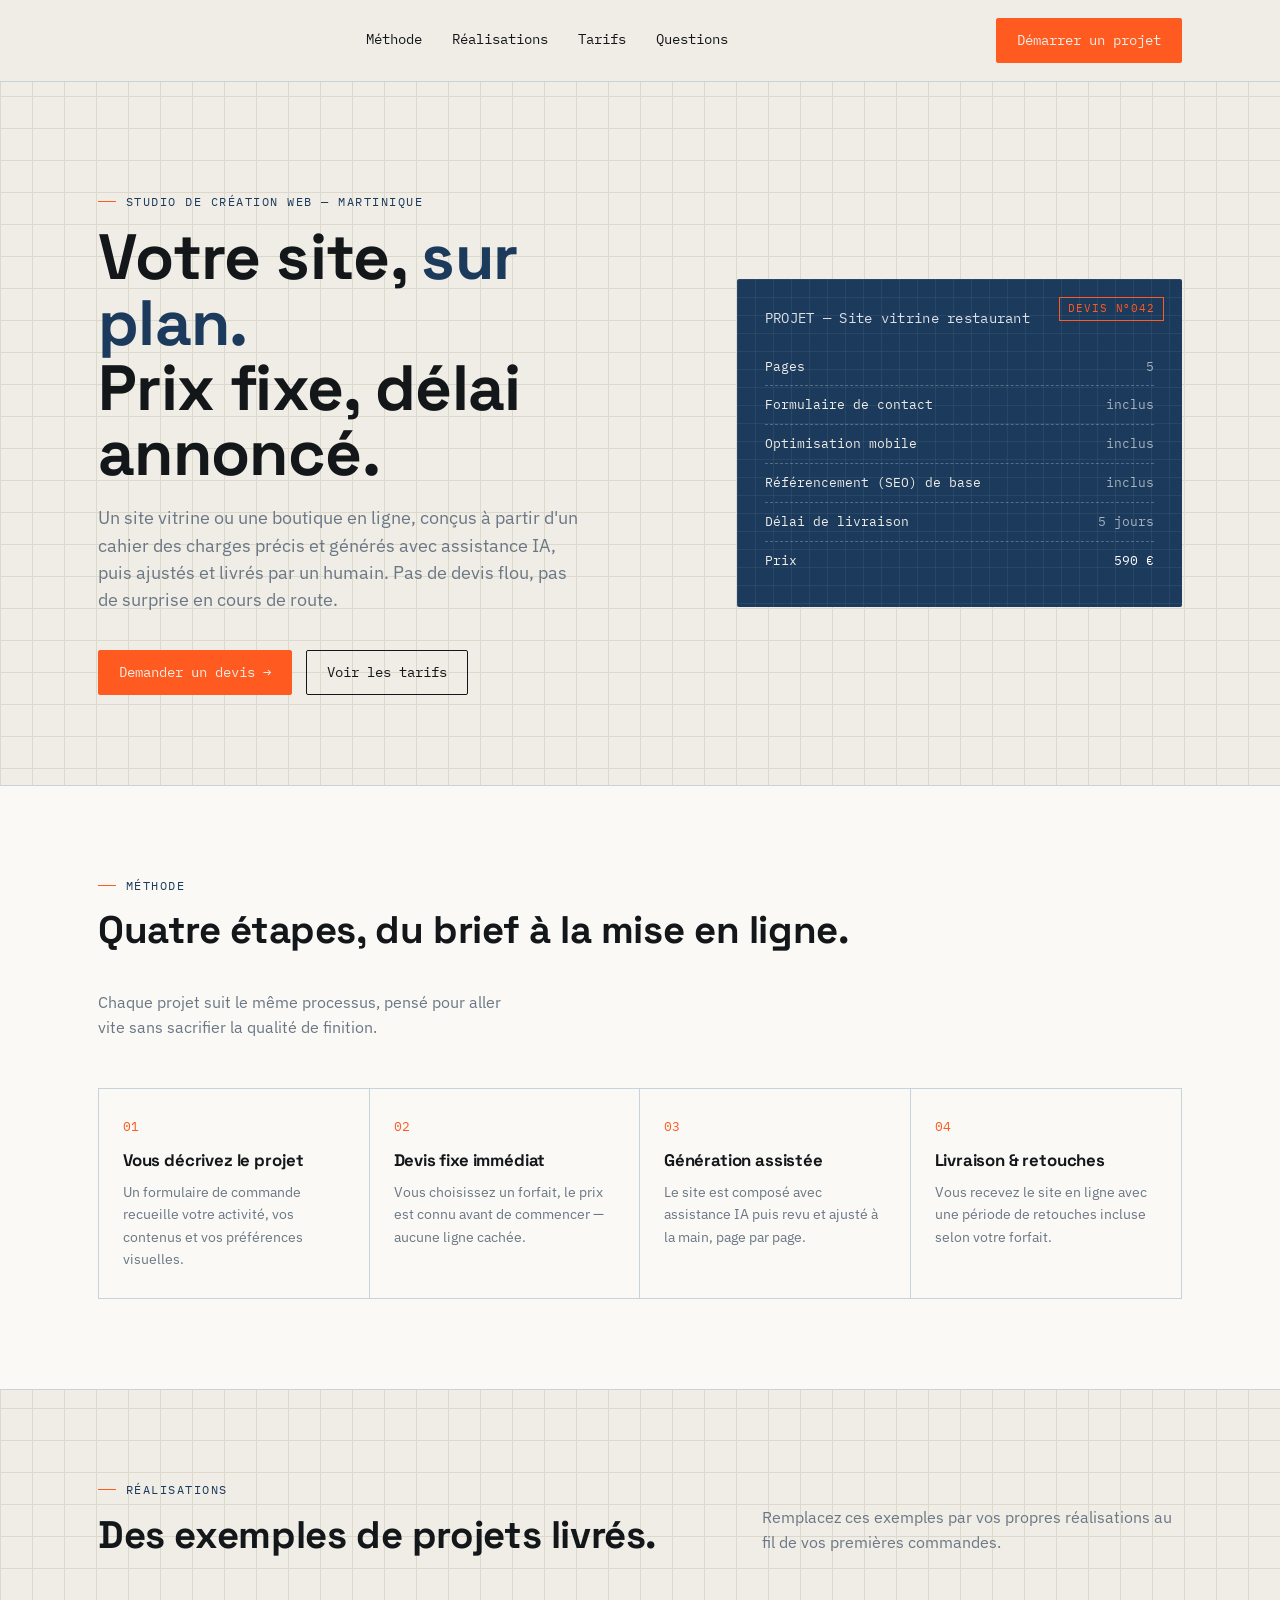
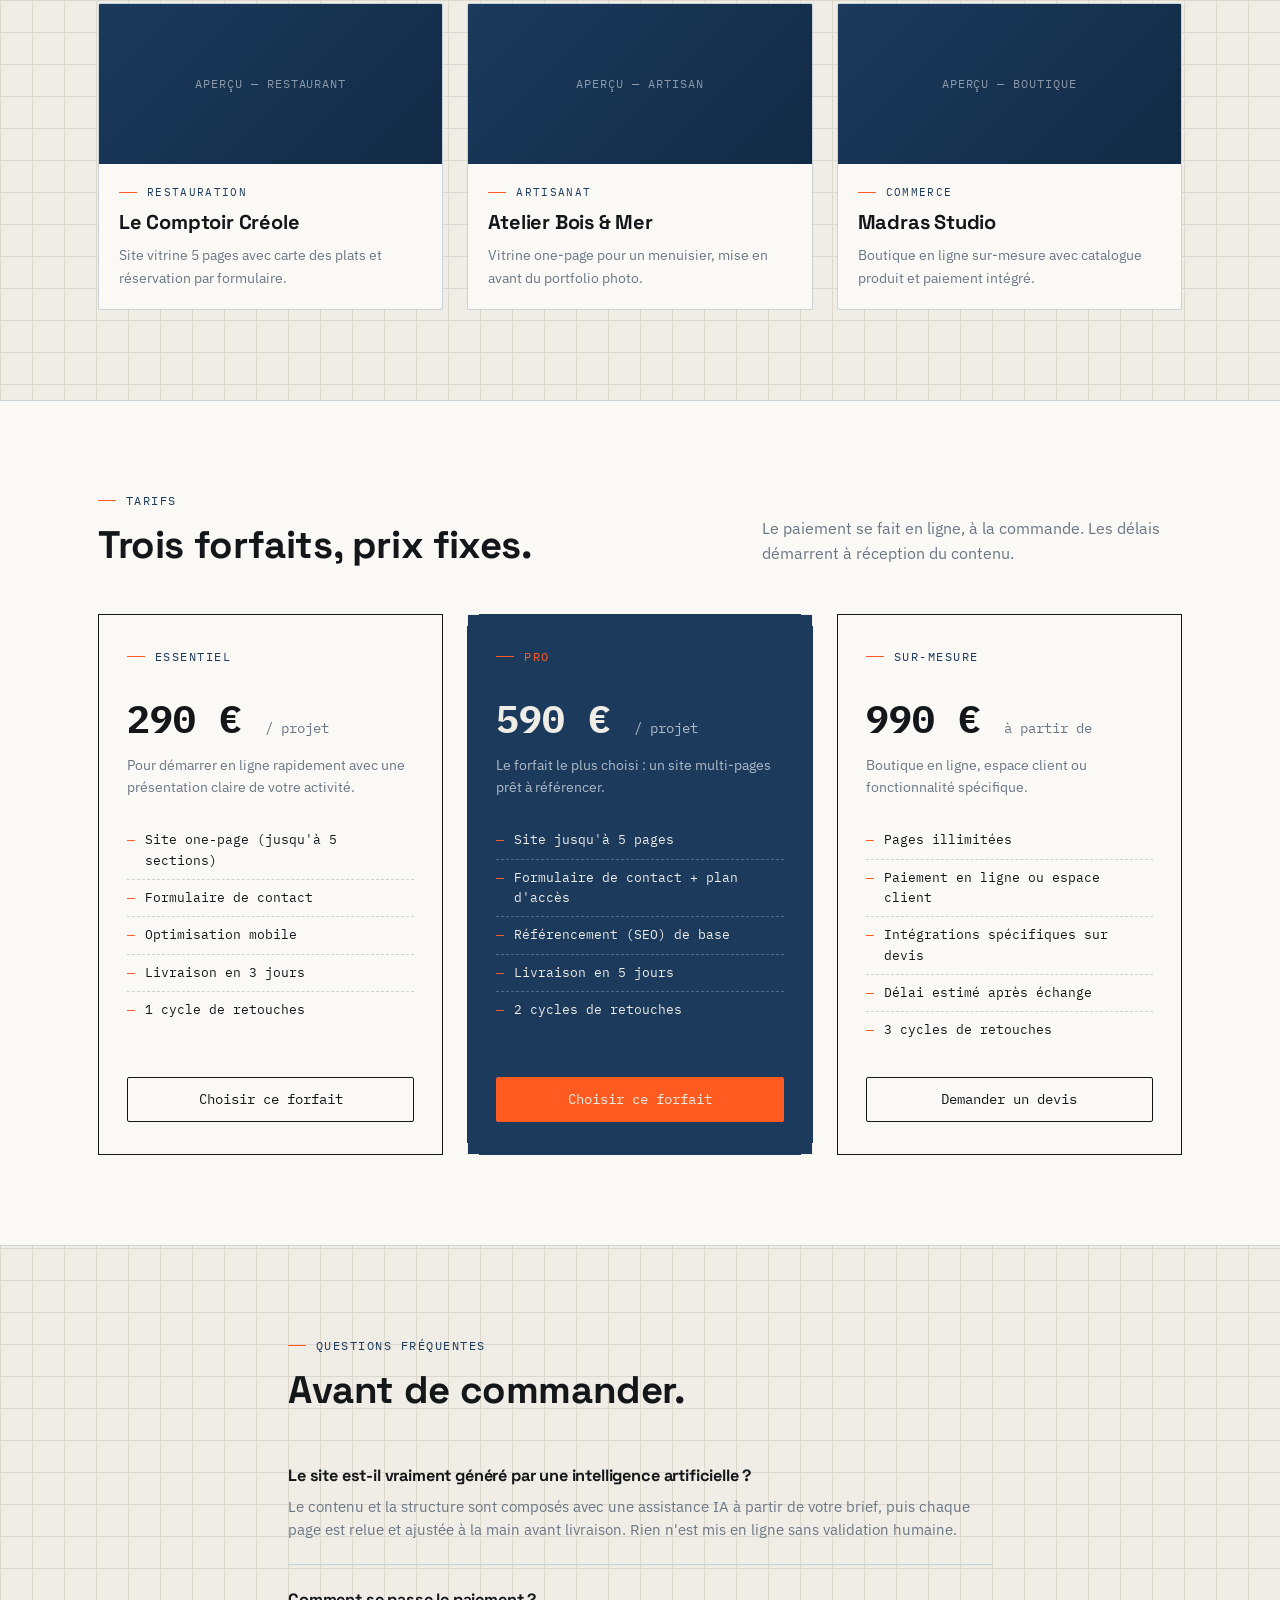
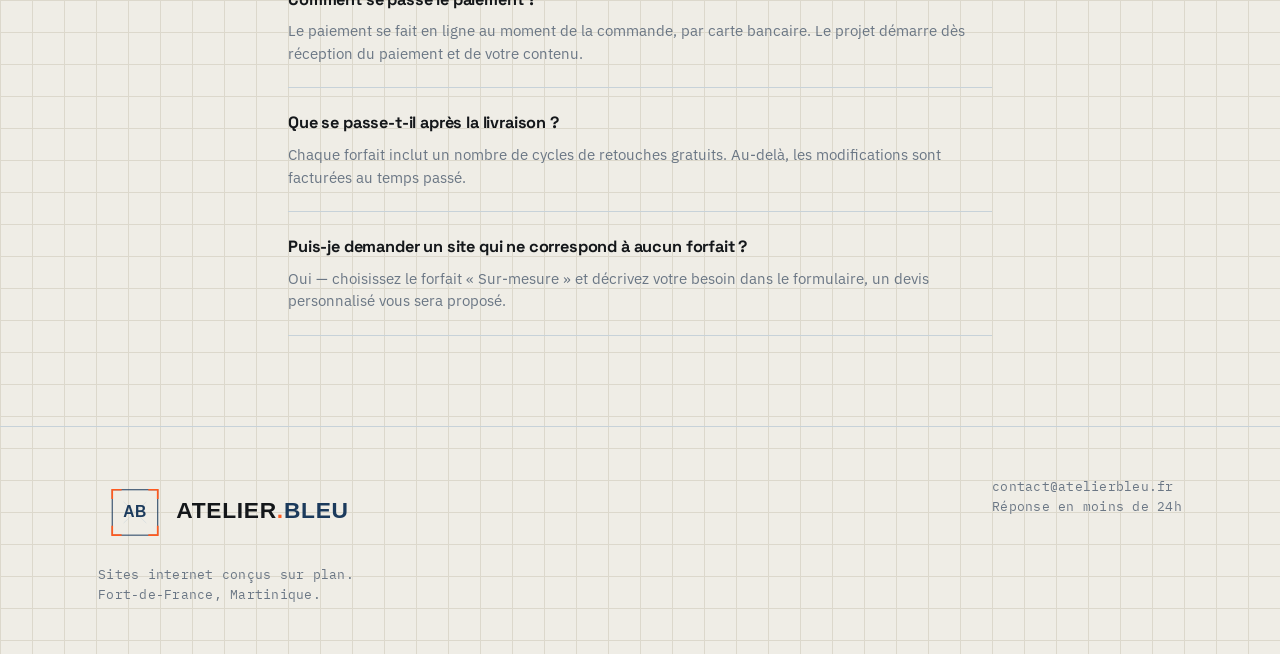
<file: index.html>
<!DOCTYPE html>
<html lang="fr">
<head>
<meta charset="UTF-8">
<meta name="viewport" content="width=device-width, initial-scale=1.0">
<title> Atelier Bleu — Sites internet sur plan</title>
<meta name="description" content="Sites vitrines et boutiques en ligne conçus à prix fixe, générés et finalisés rapidement. Devis immédiat, livraison sous 5 jours.">
<link rel="preconnect" href="https://fonts.googleapis.com">
<link href="https://fonts.googleapis.com/css2?family=Space+Grotesk:wght@500;700&family=IBM+Plex+Sans:wght@400;500&family=IBM+Plex+Mono:wght@400;500&display=swap" rel="stylesheet">
<link rel="stylesheet" href="css/style.css">
</head>
<body>

<header class="site">
  <nav class="nav">
    <a href="index.html" class="logo"><img src="img/logo.svg" alt="Atelier Bleu"></a>
    <div class="nav-links">
      <a href="#process">Méthode</a>
      <a href="#realisations">Réalisations</a>
      <a href="#tarifs">Tarifs</a>
      <a href="#faq">Questions</a>
    </div>
    <a href="commande.html" class="btn btn-signal">Démarrer un projet</a>
  </nav>
</header>

<section class="hero">
  <div class="wrap hero-grid">
    <div>
      <div class="eyebrow">Studio de création web — Martinique</div>
      <h1>Votre site, <span>sur plan.</span><br>Prix fixe, délai annoncé.</h1>
      <p class="hero-sub">Un site vitrine ou une boutique en ligne, conçus à partir d'un cahier des charges précis et générés avec assistance IA, puis ajustés et livrés par un humain. Pas de devis flou, pas de surprise en cours de route.</p>
      <div class="hero-cta">
        <a href="commande.html" class="btn btn-signal">Demander un devis →</a>
        <a href="#tarifs" class="btn">Voir les tarifs</a>
      </div>
    </div>
    <div class="blueprint-card">
      <span class="tag">DEVIS N°042</span>
      <div class="mono" style="font-size:0.9rem; color:rgba(255,255,255,0.85)">PROJET — Site vitrine restaurant</div>
      <ul>
        <li><span>Pages</span><span>5</span></li>
        <li><span>Formulaire de contact</span><span>inclus</span></li>
        <li><span>Optimisation mobile</span><span>inclus</span></li>
        <li><span>Référencement (SEO) de base</span><span>inclus</span></li>
        <li><span>Délai de livraison</span><span>5 jours</span></li>
        <li><span>Prix</span><span style="color:#fff">590 €</span></li>
      </ul>
    </div>
  </div>
</section>

<section id="process" class="alt">
  <div class="wrap">
    <div class="section-head">
      <div>
        <div class="eyebrow">Méthode</div>
        <h2>Quatre étapes, du brief à la mise en ligne.</h2>
      </div>
      <p>Chaque projet suit le même processus, pensé pour aller vite sans sacrifier la qualité de finition.</p>
    </div>
    <div class="process">
      <div class="step">
        <div class="num mono">01</div>
        <h3>Vous décrivez le projet</h3>
        <p>Un formulaire de commande recueille votre activité, vos contenus et vos préférences visuelles.</p>
      </div>
      <div class="step">
        <div class="num mono">02</div>
        <h3>Devis fixe immédiat</h3>
        <p>Vous choisissez un forfait, le prix est connu avant de commencer — aucune ligne cachée.</p>
      </div>
      <div class="step">
        <div class="num mono">03</div>
        <h3>Génération assistée</h3>
        <p>Le site est composé avec assistance IA puis revu et ajusté à la main, page par page.</p>
      </div>
      <div class="step">
        <div class="num mono">04</div>
        <h3>Livraison & retouches</h3>
        <p>Vous recevez le site en ligne avec une période de retouches incluse selon votre forfait.</p>
      </div>
    </div>
  </div>
</section>

<section id="realisations">
  <div class="wrap">
    <div class="section-head">
      <div>
        <div class="eyebrow">Réalisations</div>
        <h2>Des exemples de projets livrés.</h2>
      </div>
      <p>Remplacez ces exemples par vos propres réalisations au fil de vos premières commandes.</p>
    </div>
    <div class="portfolio-grid">
      <div class="case">
        <div class="thumb">APERÇU — RESTAURANT</div>
        <div class="case-body">
          <div class="eyebrow">Restauration</div>
          <h3>Le Comptoir Créole</h3>
          <p>Site vitrine 5 pages avec carte des plats et réservation par formulaire.</p>
        </div>
      </div>
      <div class="case">
        <div class="thumb">APERÇU — ARTISAN</div>
        <div class="case-body">
          <div class="eyebrow">Artisanat</div>
          <h3>Atelier Bois & Mer</h3>
          <p>Vitrine one-page pour un menuisier, mise en avant du portfolio photo.</p>
        </div>
      </div>
      <div class="case">
        <div class="thumb">APERÇU — BOUTIQUE</div>
        <div class="case-body">
          <div class="eyebrow">Commerce</div>
          <h3>Madras Studio</h3>
          <p>Boutique en ligne sur-mesure avec catalogue produit et paiement intégré.</p>
        </div>
      </div>
    </div>
  </div>
</section>

<section id="tarifs" class="alt">
  <div class="wrap">
    <div class="section-head">
      <div>
        <div class="eyebrow">Tarifs</div>
        <h2>Trois forfaits, prix fixes.</h2>
      </div>
      <p>Le paiement se fait en ligne, à la commande. Les délais démarrent à réception du contenu.</p>
    </div>
    <div class="pricing-grid">

      <div class="spec-card">
        <span class="crop tl"></span><span class="crop tr"></span><span class="crop bl"></span><span class="crop br"></span>
        <div class="eyebrow">Essentiel</div>
        <div class="price">290 € <small>/ projet</small></div>
        <p class="desc">Pour démarrer en ligne rapidement avec une présentation claire de votre activité.</p>
        <ul>
          <li>Site one-page (jusqu'à 5 sections)</li>
          <li>Formulaire de contact</li>
          <li>Optimisation mobile</li>
          <li>Livraison en 3 jours</li>
          <li>1 cycle de retouches</li>
        </ul>
        <a href="commande.html?forfait=essentiel" class="btn">Choisir ce forfait</a>
      </div>

      <div class="spec-card featured">
        <span class="crop tl"></span><span class="crop tr"></span><span class="crop bl"></span><span class="crop br"></span>
        <div class="eyebrow">Pro</div>
        <div class="price">590 € <small>/ projet</small></div>
        <p class="desc">Le forfait le plus choisi : un site multi-pages prêt à référencer.</p>
        <ul>
          <li>Site jusqu'à 5 pages</li>
          <li>Formulaire de contact + plan d'accès</li>
          <li>Référencement (SEO) de base</li>
          <li>Livraison en 5 jours</li>
          <li>2 cycles de retouches</li>
        </ul>
        <a href="commande.html?forfait=pro" class="btn btn-signal">Choisir ce forfait</a>
      </div>

      <div class="spec-card">
        <span class="crop tl"></span><span class="crop tr"></span><span class="crop bl"></span><span class="crop br"></span>
        <div class="eyebrow">Sur-mesure</div>
        <div class="price">990 € <small>à partir de</small></div>
        <p class="desc">Boutique en ligne, espace client ou fonctionnalité spécifique.</p>
        <ul>
          <li>Pages illimitées</li>
          <li>Paiement en ligne ou espace client</li>
          <li>Intégrations spécifiques sur devis</li>
          <li>Délai estimé après échange</li>
          <li>3 cycles de retouches</li>
        </ul>
        <a href="commande.html?forfait=sur-mesure" class="btn">Demander un devis</a>
      </div>

    </div>
  </div>
</section>

<section id="faq">
  <div class="wrap" style="max-width: 760px;">
    <div class="eyebrow">Questions fréquentes</div>
    <h2 style="margin-bottom: 30px;">Avant de commander.</h2>

    <div class="faq-item">
      <h3>Le site est-il vraiment généré par une intelligence artificielle ?</h3>
      <p>Le contenu et la structure sont composés avec une assistance IA à partir de votre brief, puis chaque page est relue et ajustée à la main avant livraison. Rien n'est mis en ligne sans validation humaine.</p>
    </div>
    <div class="faq-item">
      <h3>Comment se passe le paiement ?</h3>
      <p>Le paiement se fait en ligne au moment de la commande, par carte bancaire. Le projet démarre dès réception du paiement et de votre contenu.</p>
    </div>
    <div class="faq-item">
      <h3>Que se passe-t-il après la livraison ?</h3>
      <p>Chaque forfait inclut un nombre de cycles de retouches gratuits. Au-delà, les modifications sont facturées au temps passé.</p>
    </div>
    <div class="faq-item">
      <h3>Puis-je demander un site qui ne correspond à aucun forfait ?</h3>
      <p>Oui — choisissez le forfait « Sur-mesure » et décrivez votre besoin dans le formulaire, un devis personnalisé vous sera proposé.</p>
    </div>
  </div>
</section>

<footer class="site">
  <div class="wrap footer-grid">
    <div>
      <div class="logo"><img src="img/logo.svg" alt="Atelier Bleu"></div>
      <p class="mono" style="margin-top:10px;">Sites internet conçus sur plan.<br>Fort-de-France, Martinique.</p>
    </div>
    <div class="mono">contact@atelierbleu.fr<br>Réponse en moins de 24h</div>
  </div>
</footer>

</body>
</html>
</file>
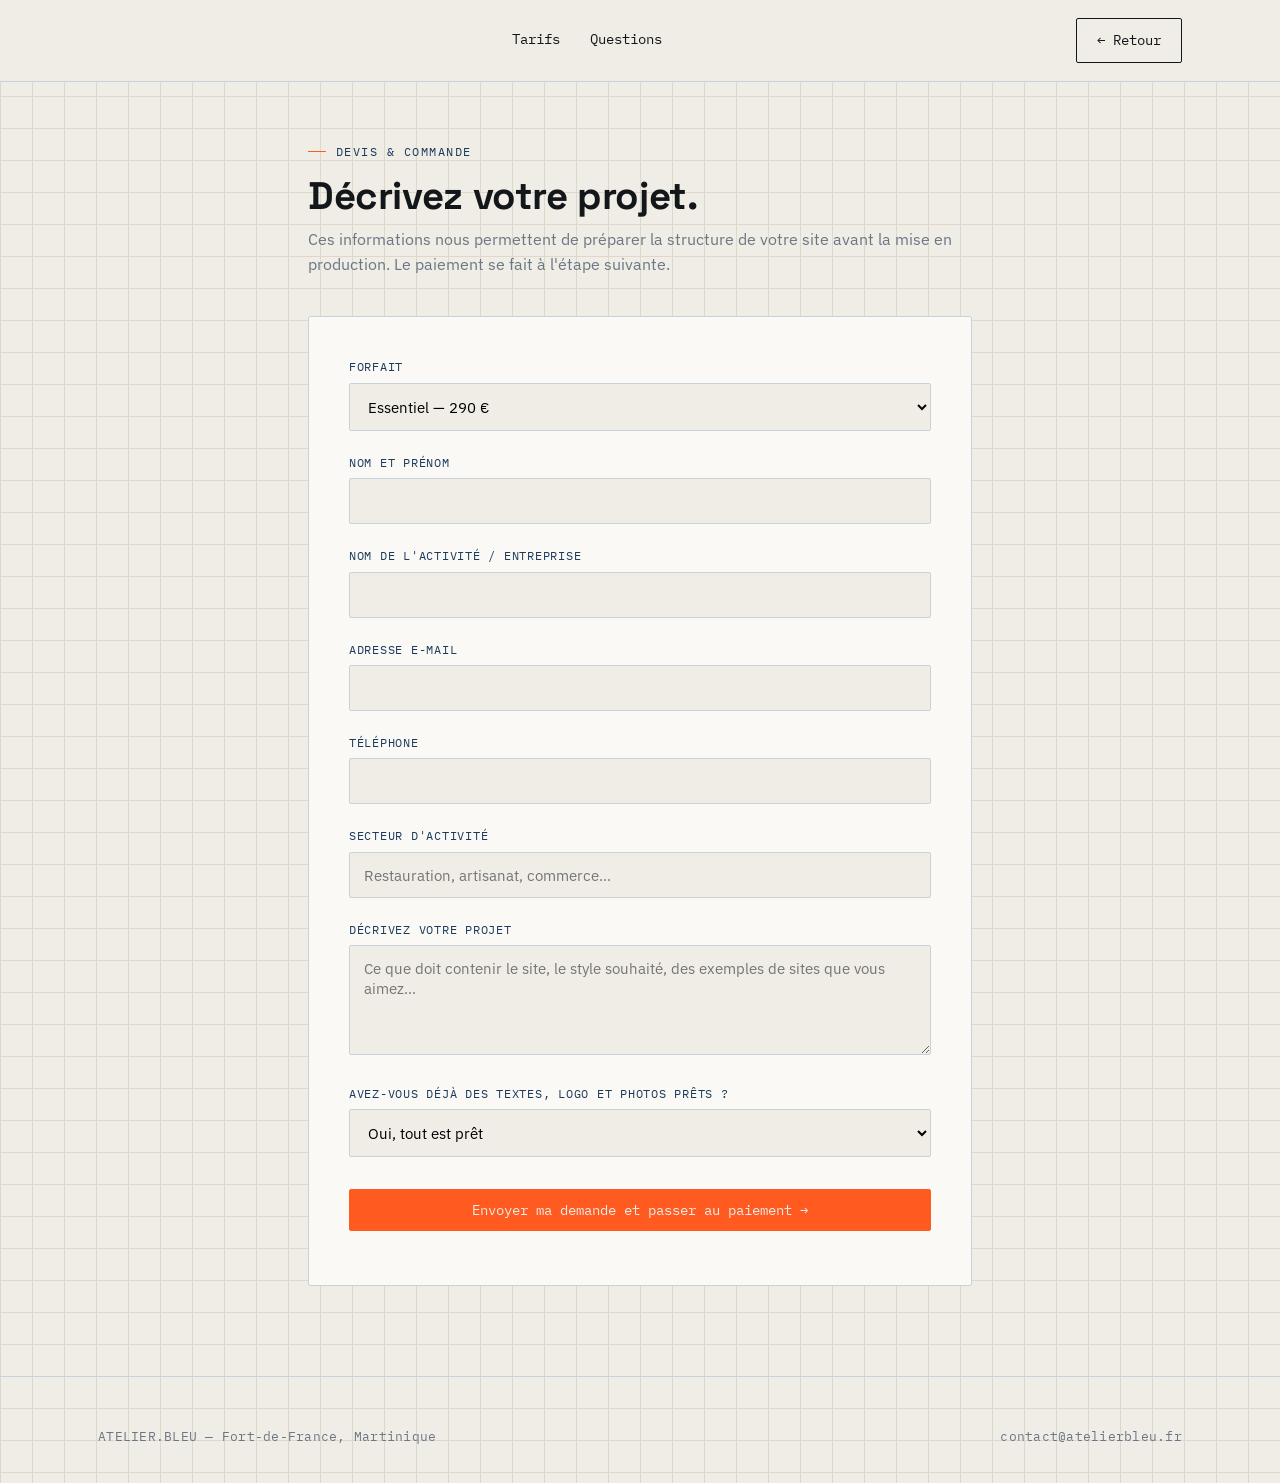
<file: commande.html>
<!DOCTYPE html>
<html lang="fr">
<head>
<meta charset="UTF-8">
<meta name="viewport" content="width=device-width, initial-scale=1.0">
<title>Commander un site — Atelier Bleu</title>
<link rel="preconnect" href="https://fonts.googleapis.com">
<link href="https://fonts.googleapis.com/css2?family=Space+Grotesk:wght@500;700&family=IBM+Plex+Sans:wght@400;500&family=IBM+Plex+Mono:wght@400;500&display=swap" rel="stylesheet">
<link rel="stylesheet" href="css/style.css">
</head>
<body>

<header class="site">
  <nav class="nav">
    <a href="index.html" class="logo"><img src="img/logo.svg" alt="Atelier Bleu"></a>
    <div class="nav-links">
      <a href="index.html#tarifs">Tarifs</a>
      <a href="index.html#faq">Questions</a>
    </div>
    <a href="index.html" class="btn">← Retour</a>
  </nav>
</header>

<section style="padding-top:60px;">
  <div class="wrap" style="max-width: 720px;">
    <div class="eyebrow">Devis & commande</div>
    <h2 style="margin-bottom: 10px;">Décrivez votre projet.</h2>
    <p style="margin-bottom: 40px;">Ces informations nous permettent de préparer la structure de votre site avant la mise en production. Le paiement se fait à l'étape suivante.</p>

    <form id="order-form" class="form-card">

      <label for="forfait">Forfait</label>
      <select id="forfait" name="forfait" required>
        <option value="essentiel">Essentiel — 290 €</option>
        <option value="pro">Pro — 590 €</option>
        <option value="sur-mesure">Sur-mesure — à partir de 990 €</option>
      </select>

      <label for="nom">Nom et prénom</label>
      <input type="text" id="nom" name="nom" required>

      <label for="entreprise">Nom de l'activité / entreprise</label>
      <input type="text" id="entreprise" name="entreprise">

      <label for="email">Adresse e-mail</label>
      <input type="email" id="email" name="email" required>

      <label for="telephone">Téléphone</label>
      <input type="tel" id="telephone" name="telephone">

      <label for="secteur">Secteur d'activité</label>
      <input type="text" id="secteur" name="secteur" placeholder="Restauration, artisanat, commerce…">

      <label for="description">Décrivez votre projet</label>
      <textarea id="description" name="description" placeholder="Ce que doit contenir le site, le style souhaité, des exemples de sites que vous aimez…" required></textarea>

      <label for="contenu">Avez-vous déjà des textes, logo et photos prêts ?</label>
      <select id="contenu" name="contenu">
        <option value="oui">Oui, tout est prêt</option>
        <option value="partiel">Partiellement</option>
        <option value="non">Non, j'ai besoin d'aide</option>
      </select>

      <button type="submit" class="btn btn-signal" style="width:100%; justify-content:center; margin-top:10px;">
        Envoyer ma demande et passer au paiement →
      </button>

      <div id="status" class="form-status"></div>
    </form>
  </div>
</section>

<footer class="site">
  <div class="wrap footer-grid">
    <div class="mono">ATELIER.BLEU — Fort-de-France, Martinique</div>
    <div class="mono">contact@atelierbleu.fr</div>
  </div>
</footer>

<script src="js/main.js"></script>
</body>
</html>
</file>
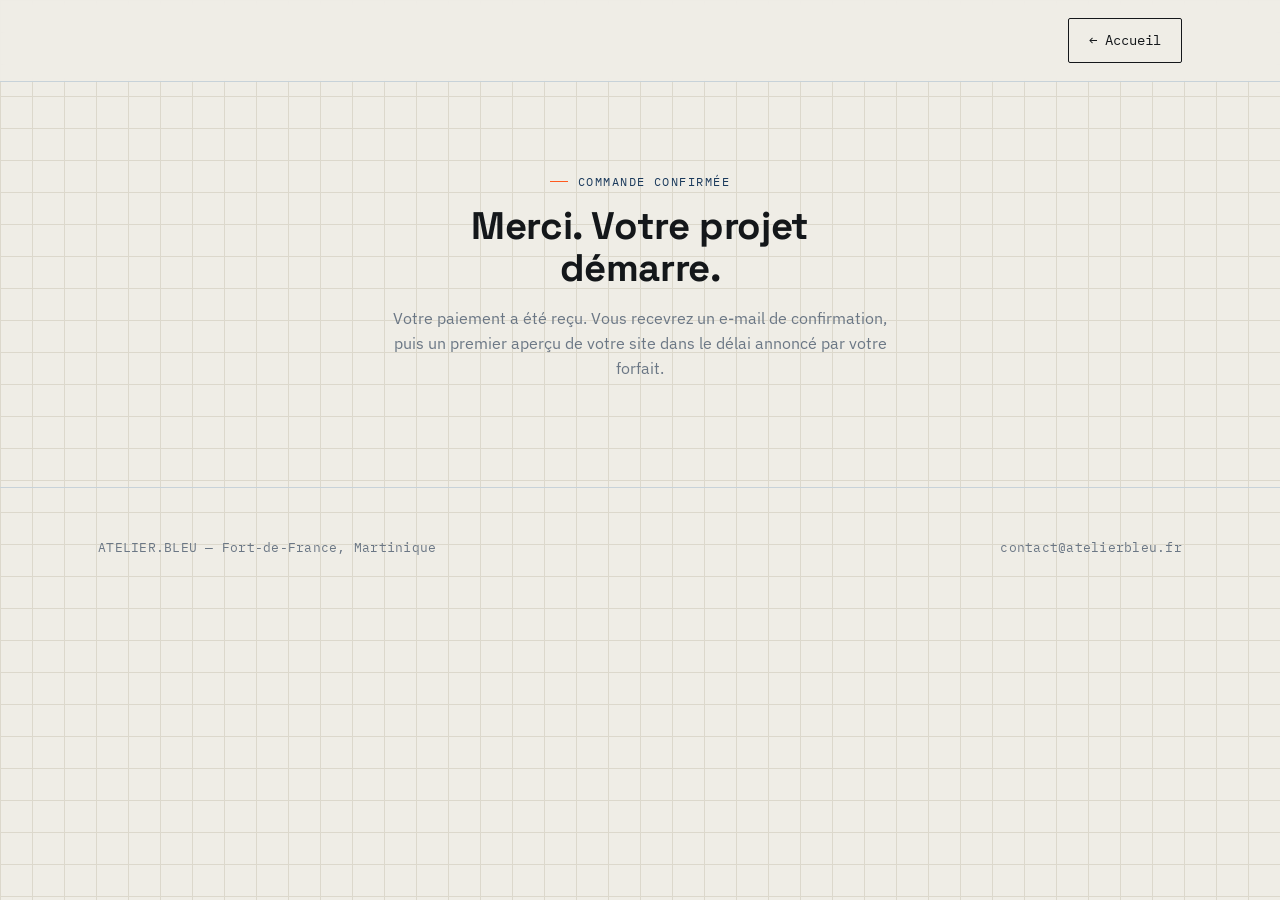
<file: merci.html>
<!DOCTYPE html>
<html lang="fr">
<head>
<meta charset="UTF-8">
<meta name="viewport" content="width=device-width, initial-scale=1.0">
<title>Commande confirmée — Atelier Bleu</title>
<link rel="preconnect" href="https://fonts.googleapis.com">
<link href="https://fonts.googleapis.com/css2?family=Space+Grotesk:wght@500;700&family=IBM+Plex+Sans:wght@400;500&family=IBM+Plex+Mono:wght@400;500&display=swap" rel="stylesheet">
<link rel="stylesheet" href="css/style.css">
</head>
<body>

<header class="site">
  <nav class="nav">
    <a href="index.html" class="logo"><img src="img/logo.svg" alt="Atelier Bleu"></a>
    <div></div>
    <a href="index.html" class="btn">← Accueil</a>
  </nav>
</header>

<section style="padding-top:90px; text-align:center;">
  <div class="wrap" style="max-width: 560px;">
    <div class="eyebrow" style="justify-content:center;">Commande confirmée</div>
    <h2 style="margin-bottom:18px;">Merci. Votre projet démarre.</h2>
    <p>Votre paiement a été reçu. Vous recevrez un e-mail de confirmation, puis un premier aperçu de votre site dans le délai annoncé par votre forfait.</p>
  </div>
</section>

<footer class="site">
  <div class="wrap footer-grid">
    <div class="mono">ATELIER.BLEU — Fort-de-France, Martinique</div>
    <div class="mono">contact@atelierbleu.fr</div>
  </div>
</footer>

</body>
</html>
</file>
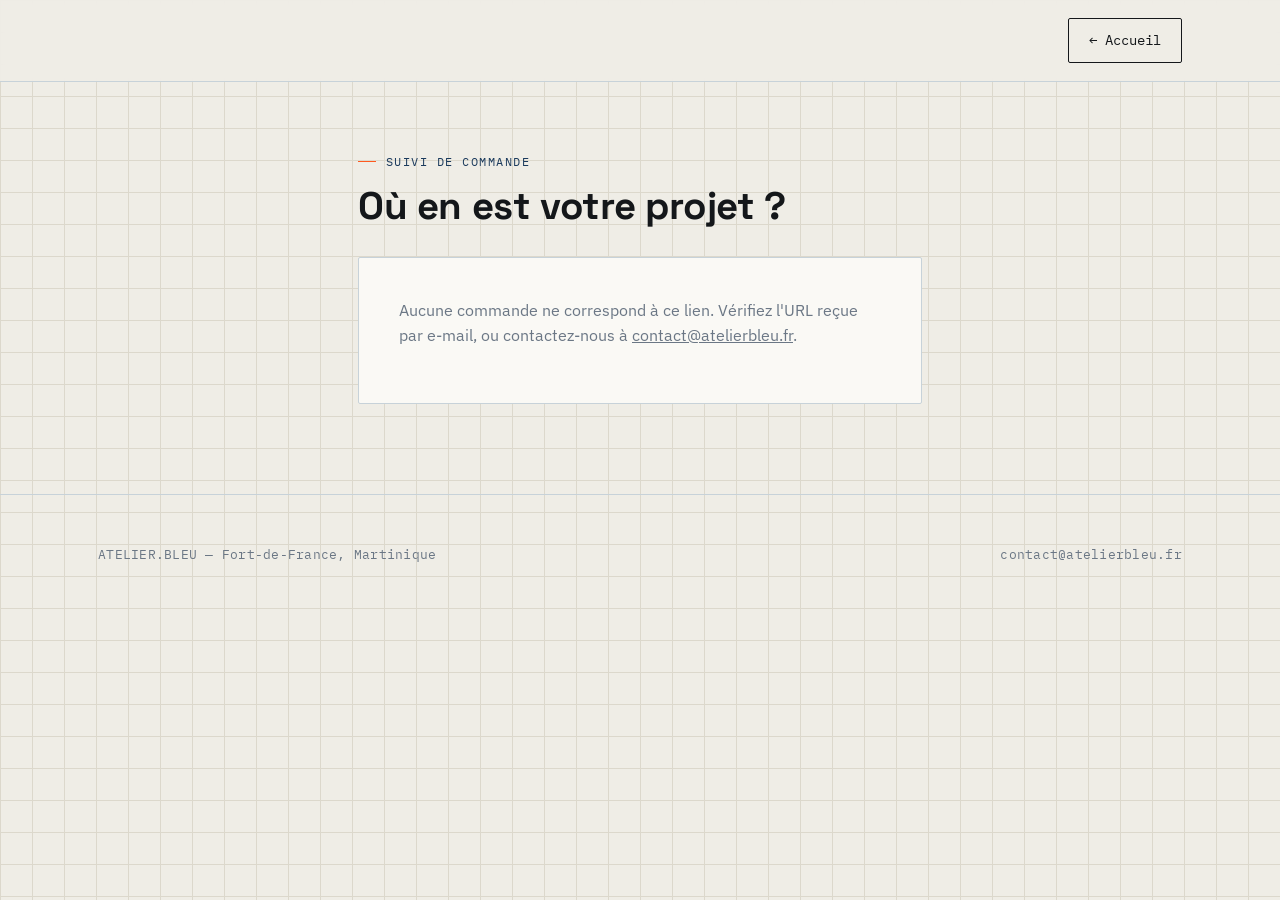
<file: suivi.html>
<!DOCTYPE html>
<html lang="fr">
<head>
<meta charset="UTF-8">
<meta name="viewport" content="width=device-width, initial-scale=1.0">
<title>Suivi de commande — Atelier Bleu</title>
<link rel="preconnect" href="https://fonts.googleapis.com">
<link href="https://fonts.googleapis.com/css2?family=Space+Grotesk:wght@500;700&family=IBM+Plex+Sans:wght@400;500&family=IBM+Plex+Mono:wght@400;500&display=swap" rel="stylesheet">
<link rel="stylesheet" href="css/style.css">
</head>
<body>

<header class="site">
  <nav class="nav">
    <a href="index.html" class="logo"><img src="img/logo.svg" alt="Atelier Bleu"></a>
    <div></div>
    <a href="index.html" class="btn">← Accueil</a>
  </nav>
</header>

<section style="padding-top:70px;">
  <div class="wrap" style="max-width: 620px;">
    <div class="eyebrow">Suivi de commande</div>
    <h2 style="margin-bottom: 30px;">Où en est votre projet ?</h2>

    <div id="loading" class="mono" style="color:var(--slate)">Chargement…</div>

    <div id="result" class="form-card" style="display:none;">
      <div class="eyebrow" id="forfait-label"></div>
      <h3 id="status-label" style="margin-bottom: 14px;"></h3>
      <p class="mono" id="dates" style="font-size:0.82rem;"></p>
    </div>

    <div id="error" class="form-card" style="display:none;">
      <p>Aucune commande ne correspond à ce lien. Vérifiez l'URL reçue par e-mail, ou contactez-nous à
        <a href="mailto:contact@atelierbleu.fr" style="text-decoration:underline;">contact@atelierbleu.fr</a>.</p>
    </div>
  </div>
</section>

<footer class="site">
  <div class="wrap footer-grid">
    <div class="mono">ATELIER.BLEU — Fort-de-France, Martinique</div>
    <div class="mono">contact@atelierbleu.fr</div>
  </div>
</footer>

<script>
  // Même adresse de backend que dans js/main.js — pensez à la mettre à jour.
  const API_BASE = "https://atelier-bleu-production.up.railway.app";

  const STATUS_LABELS = {
    "reçue": "Demande reçue, en attente de traitement",
    "en cours": "Site en cours de création",
    "relecture": "En relecture / finitions",
    "livré": "Site livré ✅",
  };

  document.addEventListener("DOMContentLoaded", async () => {
    const params = new URLSearchParams(window.location.search);
    const token = params.get("token");
    const loading = document.getElementById("loading");
    const result = document.getElementById("result");
    const errorBox = document.getElementById("error");

    if (!token) {
      loading.style.display = "none";
      errorBox.style.display = "block";
      return;
    }

    try {
      const res = await fetch(`${API_BASE}/api/orders/${token}`);
      if (!res.ok) throw new Error("not found");
      const order = await res.json();

      document.getElementById("forfait-label").textContent = "Forfait " + order.forfaitLabel;
      document.getElementById("status-label").textContent = STATUS_LABELS[order.status] || order.status;
      document.getElementById("dates").textContent =
        "Reçue le " + new Date(order.createdAt).toLocaleDateString("fr-FR") +
        " — Dernière mise à jour le " + new Date(order.updatedAt).toLocaleDateString("fr-FR");

      loading.style.display = "none";
      result.style.display = "block";
    } catch (e) {
      loading.style.display = "none";
      errorBox.style.display = "block";
    }
  });
</script>
</body>
</html>
</file>
<file: css/style.css>
/* ============================================
   ATELIER NUMÉRIQUE — feuille de style blueprint
   ============================================ */

:root {
  --paper: #EFEDE6;
  --paper-line: #DCD8CC;
  --blueprint: #1B3A5C;
  --blueprint-deep: #112A45;
  --ink: #14171A;
  --signal: #FF5A1F;
  --slate: #6B7785;
  --hairline: #C7D2D9;
  --card: #FAF9F5;

  --font-display: "Space Grotesk", sans-serif;
  --font-body: "IBM Plex Sans", sans-serif;
  --font-mono: "IBM Plex Mono", monospace;

  --radius: 2px;
}

* { box-sizing: border-box; }

html { scroll-behavior: smooth; }

body {
  margin: 0;
  background: var(--paper);
  background-image:
    linear-gradient(var(--paper-line) 1px, transparent 1px),
    linear-gradient(90deg, var(--paper-line) 1px, transparent 1px);
  background-size: 32px 32px;
  color: var(--ink);
  font-family: var(--font-body);
  font-size: 16px;
  line-height: 1.55;
}

a { color: inherit; text-decoration: none; }

img { max-width: 100%; display: block; }

.wrap {
  max-width: 1140px;
  margin: 0 auto;
  padding: 0 28px;
}

/* ---------- Typography ---------- */

h1, h2, h3, .display {
  font-family: var(--font-display);
  font-weight: 700;
  letter-spacing: -0.01em;
  margin: 0;
}

h1 { font-size: clamp(2.4rem, 5vw, 4.4rem); line-height: 1.02; }
h2 { font-size: clamp(1.8rem, 3vw, 2.6rem); line-height: 1.08; }
h3 { font-size: 1.25rem; }

.mono {
  font-family: var(--font-mono);
  letter-spacing: 0.02em;
}

.eyebrow {
  font-family: var(--font-mono);
  font-size: 0.78rem;
  letter-spacing: 0.12em;
  text-transform: uppercase;
  color: var(--blueprint);
  display: flex;
  align-items: center;
  gap: 10px;
  margin-bottom: 14px;
}

.eyebrow::before {
  content: "";
  width: 18px;
  height: 1px;
  background: var(--signal);
}

p { color: var(--slate); margin: 0 0 1em; }

/* ---------- Header ---------- */

header.site {
  position: sticky;
  top: 0;
  z-index: 50;
  background: rgba(239, 237, 230, 0.92);
  backdrop-filter: blur(6px);
  border-bottom: 1px solid var(--hairline);
}

.nav {
  display: flex;
  align-items: center;
  justify-content: space-between;
  padding: 18px 28px;
  max-width: 1140px;
  margin: 0 auto;
}

.logo {
  font-family: var(--font-display);
  font-weight: 700;
  font-size: 1.15rem;
  display: flex;
  align-items: baseline;
  gap: 6px;
}

.logo .dot { color: var(--signal); }

.nav-links {
  display: flex;
  gap: 30px;
  font-family: var(--font-mono);
  font-size: 0.85rem;
}

.nav-links a {
  color: var(--ink);
  border-bottom: 1px solid transparent;
  padding-bottom: 2px;
  transition: border-color 0.15s ease;
}
.nav-links a:hover { border-color: var(--signal); }

.btn {
  display: inline-flex;
  align-items: center;
  gap: 8px;
  font-family: var(--font-mono);
  font-size: 0.85rem;
  padding: 11px 20px;
  border: 1px solid var(--ink);
  border-radius: var(--radius);
  background: transparent;
  cursor: pointer;
  transition: all 0.15s ease;
}

.btn:hover { background: var(--ink); color: var(--paper); }

.btn-signal {
  background: var(--signal);
  border-color: var(--signal);
  color: var(--paper);
}
.btn-signal:hover { background: var(--blueprint-deep); border-color: var(--blueprint-deep); }

/* ---------- Hero ---------- */

.hero {
  padding: 110px 0 90px;
  position: relative;
  overflow: hidden;
}

.hero-grid {
  display: grid;
  grid-template-columns: 1.3fr 1fr;
  gap: 60px;
  align-items: center;
}

.hero h1 span { color: var(--blueprint); }

.hero-sub {
  font-size: 1.1rem;
  max-width: 480px;
  margin-top: 18px;
}

.hero-cta {
  display: flex;
  gap: 14px;
  margin-top: 36px;
  flex-wrap: wrap;
}

/* blueprint diagram on hero */
.blueprint-card {
  background: var(--blueprint);
  color: var(--paper);
  border-radius: var(--radius);
  padding: 28px;
  position: relative;
  font-family: var(--font-mono);
  font-size: 0.8rem;
  background-image:
    linear-gradient(rgba(255,255,255,0.06) 1px, transparent 1px),
    linear-gradient(90deg, rgba(255,255,255,0.06) 1px, transparent 1px);
  background-size: 18px 18px;
}

.blueprint-card .tag {
  position: absolute;
  top: 18px;
  right: 18px;
  font-size: 0.7rem;
  letter-spacing: 0.08em;
  color: var(--signal);
  border: 1px solid var(--signal);
  padding: 2px 8px;
}

.blueprint-card ul {
  list-style: none;
  margin: 18px 0 0;
  padding: 0;
}
.blueprint-card li {
  display: flex;
  justify-content: space-between;
  padding: 9px 0;
  border-top: 1px dashed rgba(255,255,255,0.25);
}
.blueprint-card li:first-child { border-top: none; }
.blueprint-card li span:last-child { color: rgba(255,255,255,0.6); }

/* ---------- Section shell ---------- */

section { padding: 90px 0; }
section.alt { background: var(--card); border-top: 1px solid var(--hairline); border-bottom: 1px solid var(--hairline); }

.section-head {
  display: flex;
  justify-content: space-between;
  align-items: flex-end;
  gap: 40px;
  margin-bottom: 48px;
  flex-wrap: wrap;
}

.section-head p { max-width: 420px; margin: 0; }

/* dimension-line divider */
.dim-line {
  display: flex;
  align-items: center;
  gap: 10px;
  font-family: var(--font-mono);
  font-size: 0.72rem;
  color: var(--slate);
  margin: 14px 0 50px;
}
.dim-line::before, .dim-line::after {
  content: "";
  flex: 1;
  height: 1px;
  background: var(--hairline);
}

/* ---------- Process (workflow) ---------- */

.process {
  display: grid;
  grid-template-columns: repeat(4, 1fr);
  gap: 0;
  border: 1px solid var(--hairline);
}

.process .step {
  padding: 28px 24px;
  border-right: 1px solid var(--hairline);
  position: relative;
}
.process .step:last-child { border-right: none; }

.process .num {
  font-family: var(--font-mono);
  color: var(--signal);
  font-size: 0.8rem;
}

.process .step h3 { margin: 10px 0 8px; font-size: 1.05rem; }
.process .step p { font-size: 0.9rem; margin: 0; }

/* ---------- Portfolio ---------- */

.portfolio-grid {
  display: grid;
  grid-template-columns: repeat(3, 1fr);
  gap: 24px;
}

.case {
  background: var(--card);
  border: 1px solid var(--hairline);
  border-radius: var(--radius);
  overflow: hidden;
  transition: transform 0.18s ease, box-shadow 0.18s ease;
}
.case:hover { transform: translateY(-4px); box-shadow: 0 14px 30px rgba(20,23,26,0.08); }

.case .thumb {
  height: 160px;
  background: linear-gradient(135deg, var(--blueprint), var(--blueprint-deep));
  display: flex;
  align-items: center;
  justify-content: center;
  font-family: var(--font-mono);
  color: rgba(255,255,255,0.5);
  font-size: 0.75rem;
  letter-spacing: 0.08em;
}

.case-body { padding: 20px; }
.case-body .eyebrow { margin-bottom: 6px; font-size: 0.7rem; }
.case-body h3 { margin-bottom: 6px; }
.case-body p { font-size: 0.9rem; margin-bottom: 0; }

/* ---------- Pricing (signature element) ---------- */

.pricing-grid {
  display: grid;
  grid-template-columns: repeat(3, 1fr);
  gap: 24px;
  align-items: stretch;
}

.spec-card {
  position: relative;
  background: var(--card);
  border: 1px solid var(--ink);
  padding: 32px 28px;
  display: flex;
  flex-direction: column;
}

.spec-card::before, .spec-card::after,
.spec-card .crop-tl, .spec-card .crop-br { content: ""; }

/* corner crop marks */
.spec-card { position: relative; }
.spec-card .crop {
  position: absolute;
  width: 12px;
  height: 12px;
  border: 1px solid var(--ink);
}
.spec-card .crop.tl { top: -1px; left: -1px; border-right: none; border-bottom: none; }
.spec-card .crop.tr { top: -1px; right: -1px; border-left: none; border-bottom: none; }
.spec-card .crop.bl { bottom: -1px; left: -1px; border-right: none; border-top: none; }
.spec-card .crop.br { bottom: -1px; right: -1px; border-left: none; border-top: none; }

.spec-card.featured {
  background: var(--blueprint);
  color: var(--paper);
  border-color: var(--blueprint);
}
.spec-card.featured .crop { border-color: var(--paper); }
.spec-card.featured p, .spec-card.featured .price small { color: rgba(255,255,255,0.65); }
.spec-card.featured .eyebrow { color: var(--signal); }

.spec-card .eyebrow { margin-bottom: 18px; }

.spec-card .price {
  font-family: var(--font-mono);
  font-size: 2.4rem;
  font-weight: 700;
  margin: 6px 0 4px;
}
.spec-card .price small {
  font-size: 0.85rem;
  font-weight: 400;
  color: var(--slate);
}

.spec-card .desc { font-size: 0.9rem; margin-bottom: 24px; }

.spec-card ul {
  list-style: none;
  padding: 0;
  margin: 0 0 28px;
  font-family: var(--font-mono);
  font-size: 0.82rem;
  flex: 1;
}
.spec-card li {
  display: flex;
  gap: 10px;
  padding: 8px 0;
  border-top: 1px dashed var(--hairline);
}
.spec-card.featured li { border-top: 1px dashed rgba(255,255,255,0.25); }
.spec-card li:first-child { border-top: none; }
.spec-card li::before { content: "—"; color: var(--signal); }

.spec-card .btn { justify-content: center; width: 100%; }

/* ---------- FAQ ---------- */

.faq-item {
  border-bottom: 1px solid var(--hairline);
  padding: 22px 0;
}
.faq-item h3 { font-size: 1.02rem; margin-bottom: 8px; }
.faq-item p { margin: 0; font-size: 0.92rem; }

/* ---------- Footer ---------- */

footer.site {
  border-top: 1px solid var(--hairline);
  padding: 50px 0 36px;
}
.footer-grid {
  display: flex;
  justify-content: space-between;
  flex-wrap: wrap;
  gap: 30px;
}
.footer-grid .mono { font-size: 0.8rem; color: var(--slate); }

/* ---------- Responsive ---------- */

@media (max-width: 900px) {
  .hero-grid { grid-template-columns: 1fr; }
  .process { grid-template-columns: 1fr 1fr; }
  .process .step:nth-child(2) { border-right: none; }
  .portfolio-grid, .pricing-grid { grid-template-columns: 1fr; }
  .nav-links { display: none; }
}

/* ---------- Forms (commande page) ---------- */

.form-card {
  background: var(--card);
  border: 1px solid var(--hairline);
  border-radius: var(--radius);
  padding: 40px;
}

label {
  display: block;
  font-family: var(--font-mono);
  font-size: 0.78rem;
  text-transform: uppercase;
  letter-spacing: 0.06em;
  color: var(--blueprint);
  margin-bottom: 6px;
}

input, select, textarea {
  width: 100%;
  font-family: var(--font-body);
  font-size: 0.95rem;
  padding: 12px 14px;
  border: 1px solid var(--hairline);
  border-radius: var(--radius);
  background: var(--paper);
  margin-bottom: 22px;
}
input:focus, select:focus, textarea:focus {
  outline: 2px solid var(--blueprint);
  outline-offset: 1px;
}

textarea { resize: vertical; min-height: 110px; }

.form-status {
  font-family: var(--font-mono);
  font-size: 0.85rem;
  margin-top: 14px;
}
.form-status.ok { color: #1B5E3A; }
.form-status.err { color: var(--signal); }

@media (prefers-reduced-motion: reduce) {
  * { transition: none !important; scroll-behavior: auto !important; }
}
</file>
